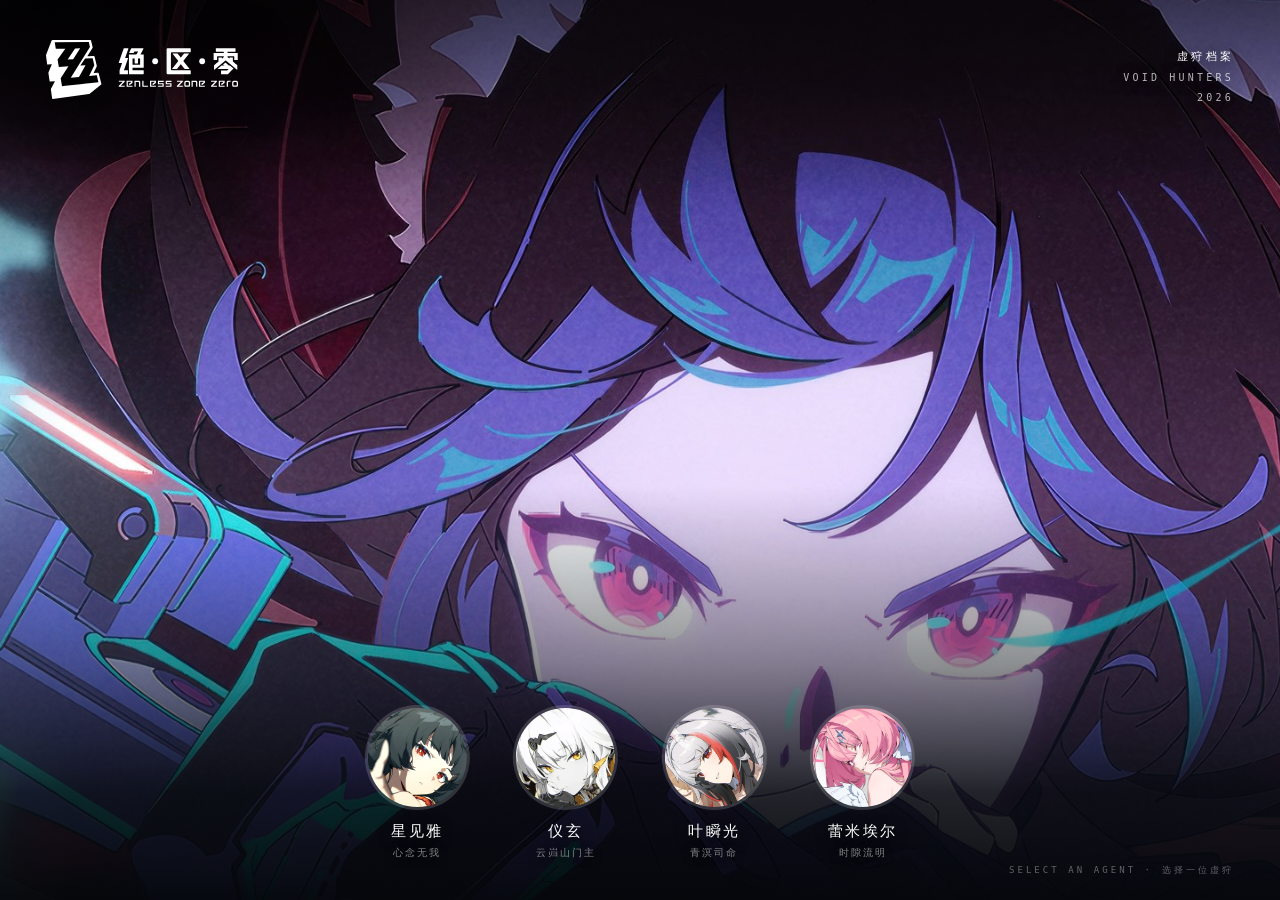
<file: index.html>
<!DOCTYPE html>
<html lang="zh-CN">
<head>
<meta charset="UTF-8">
<meta name="viewport" content="width=device-width,initial-scale=1">
<title>虚狩 · VOID HUNTERS | 绝区零同人站</title>
<meta name="description" content="《绝区零》四位虚狩：星见雅、仪玄、叶瞬光、蕾米埃尔·丹。">
<link rel="icon" href="data:image/svg+xml,%3Csvg xmlns='http://www.w3.org/2000/svg' viewBox='0 0 32 32'%3E%3Crect width='32' height='32' fill='%230a0b0e'/%3E%3Ctext x='16' y='23' font-size='19' text-anchor='middle' fill='%23ffffff' font-family='serif'%3E狩%3C/text%3E%3C/svg%3E">
<link rel="stylesheet" href="css/style.css">
</head>
<body>

<main class="cover">
  <img class="cover__bg" src="assets/img/cover/cover-miyabi.jpg" alt="星见雅 · 虚狩诞生之日">
  <div class="cover__shade"></div>

  <a class="cover__logo" href="index.html" aria-label="绝区零">
    <img src="assets/brand/zzz-logo.svg" alt="ZENLESS ZONE ZERO">
  </a>

  <div class="cover__meta">
    <b>虚狩档案</b>
    VOID HUNTERS<br>2026
  </div>

  <nav class="agents" aria-label="四位虚狩">
    <a class="agent" href="miyabi.html" style="--c:#5fe3d8">
      <span class="agent__frame"><img src="assets/img/avatar/miyabi.webp" alt="星见雅"></span>
      <span class="agent__name">星见雅</span>
      <span class="agent__title">心念无我</span>
    </a>
    <a class="agent" href="yixuan.html" style="--c:#f2b544">
      <span class="agent__frame"><img src="assets/img/avatar/yixuan.webp" alt="仪玄"></span>
      <span class="agent__name">仪玄</span>
      <span class="agent__title">云岿山门主</span>
    </a>
    <a class="agent" href="yeshunguang.html" style="--c:#ff5f6d">
      <span class="agent__frame"><img src="assets/img/avatar/yeshunguang.webp" alt="叶瞬光"></span>
      <span class="agent__name">叶瞬光</span>
      <span class="agent__title">青溟司命</span>
    </a>
    <a class="agent" href="remielle.html" style="--c:#ff8fc7">
      <span class="agent__frame"><img src="assets/img/avatar/remielle.webp" alt="蕾米埃尔·丹"></span>
      <span class="agent__name">蕾米埃尔</span>
      <span class="agent__title">时隙流明</span>
    </a>
  </nav>

  <p class="cover__hint">SELECT AN AGENT · 选择一位虚狩</p>
</main>

</body>
</html>
</file>
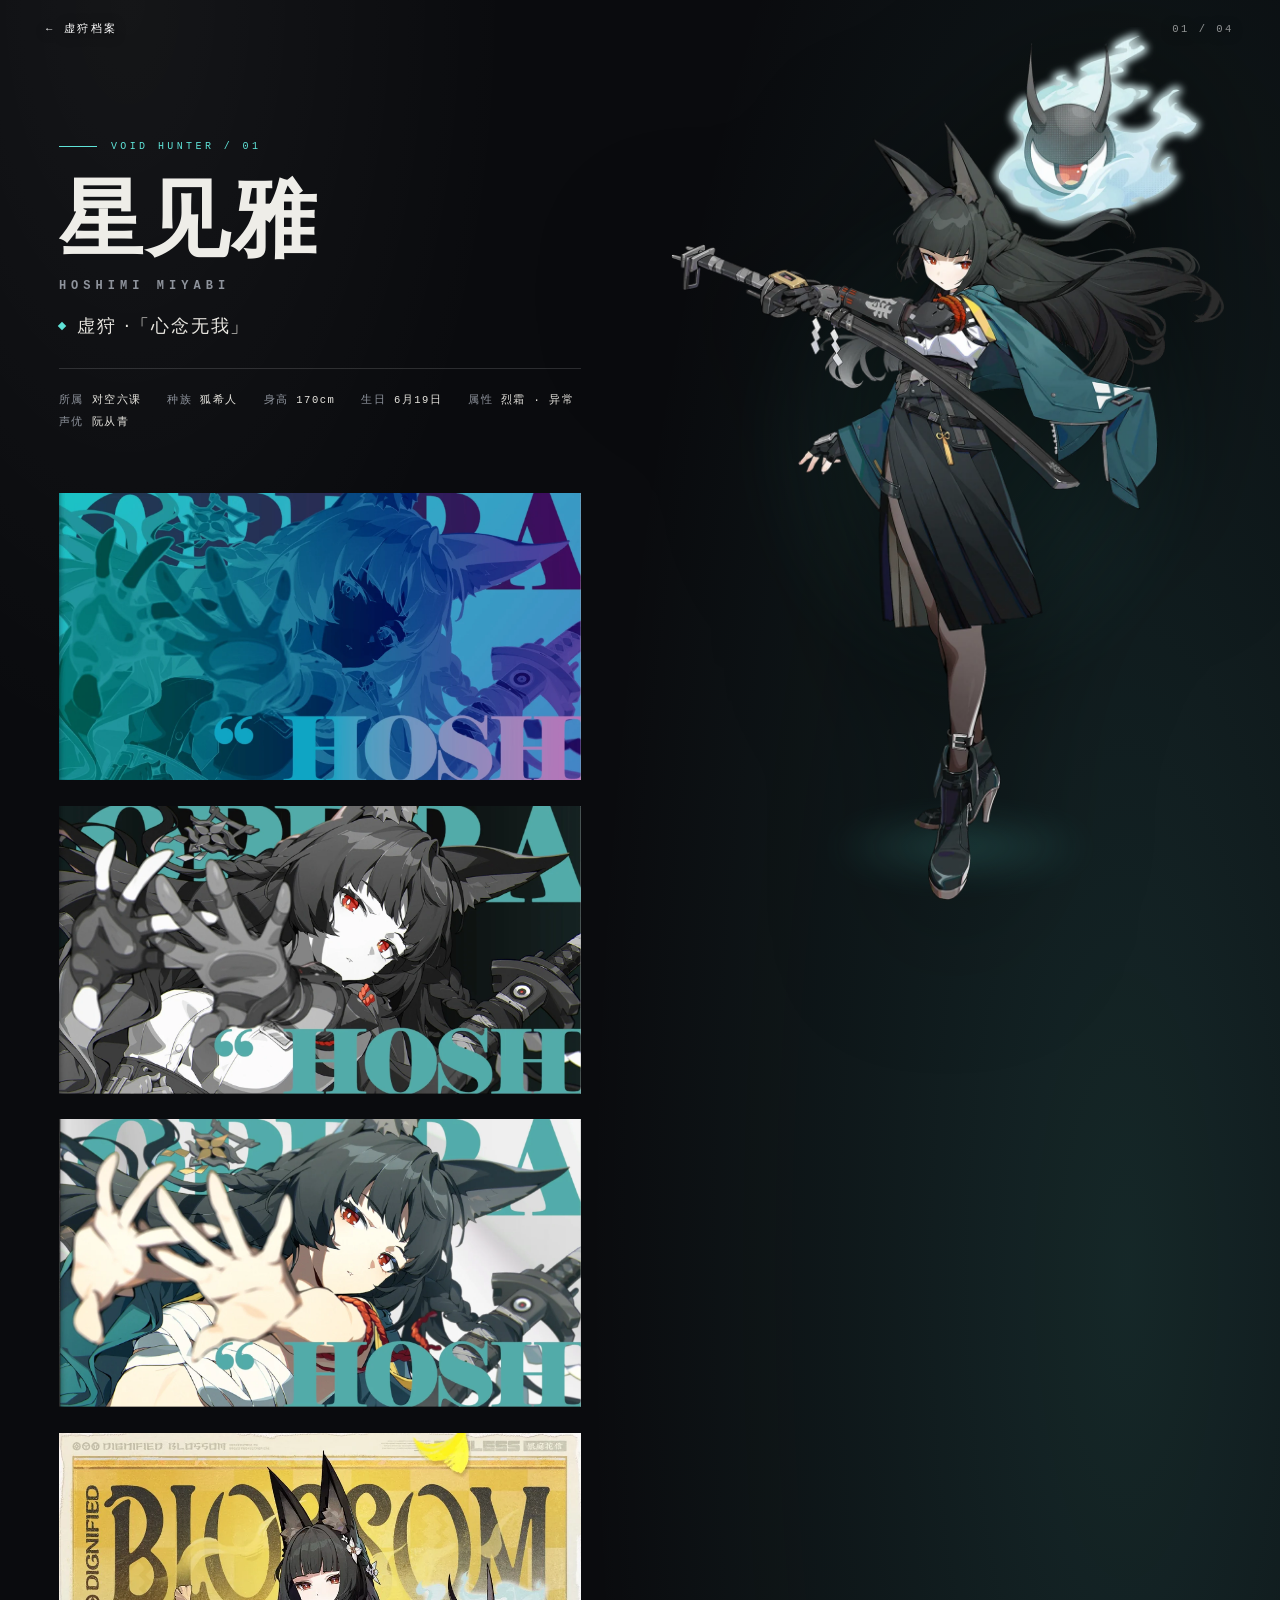
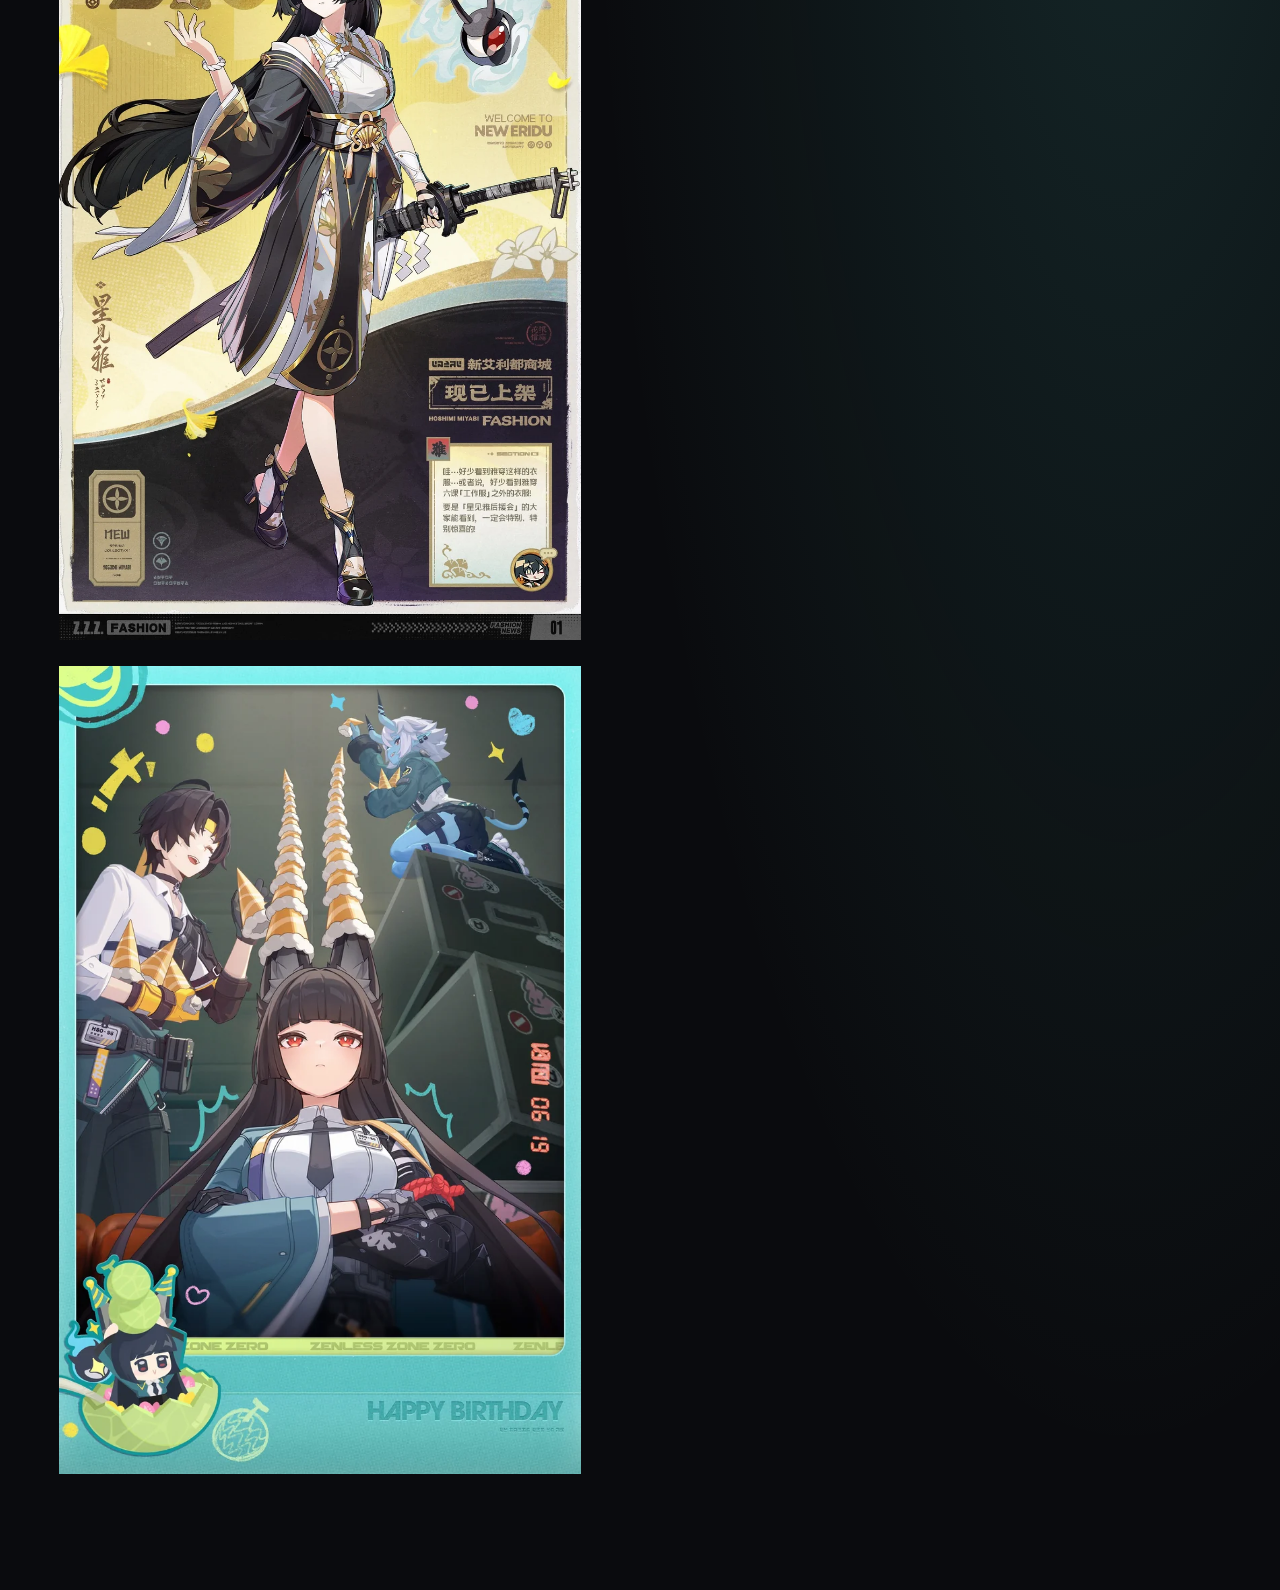
<file: miyabi.html>
<!DOCTYPE html>
<html lang="zh-CN">
<head>
<meta charset="UTF-8">
<meta name="viewport" content="width=device-width,initial-scale=1">
<title>星见雅 · 心念无我 | 虚狩 VOID HUNTERS</title>
<meta name="description" content="《绝区零》虚狩 星见雅：立绘、意象影画与时装插画。">
<link rel="icon" href="data:image/svg+xml,%3Csvg xmlns='http://www.w3.org/2000/svg' viewBox='0 0 32 32'%3E%3Crect width='32' height='32' fill='%230a0b0e'/%3E%3Ctext x='16' y='23' font-size='19' text-anchor='middle' fill='%23ffffff' font-family='serif'%3E狩%3C/text%3E%3C/svg%3E">
<link rel="stylesheet" href="css/style.css">
</head>
<body class="page-body" data-char="miyabi">

<header class="bar">
  <a href="index.html">← 虚狩档案</a>
  <span class="bar__idx">01 / 04</span>
</header>

<main class="page">
  <section class="info">
    <p class="kicker">VOID HUNTER / 01</p>
    <h1 class="name">星见雅<em>HOSHIMI MIYABI</em></h1>
    <p class="title">虚狩 ·「心念无我」</p>
    <dl class="facts"><span>所属 <b>对空六课</b></span><span>种族 <b>狐希人</b></span><span>身高 <b>170cm</b></span><span>生日 <b>6月19日</b></span><span>属性 <b>烈霜 · 异常</b></span><span>声优 <b>阮从青</b></span></dl>

    <div class="gallery">
      <figure class="shot">
        <img src="assets/img/miyabi/art-1.webp" alt="星见雅 意象影画 01" loading="lazy">
        <figcaption>意象影画 01</figcaption>
      </figure>
      <figure class="shot">
        <img src="assets/img/miyabi/art-2.webp" alt="星见雅 意象影画 02" loading="lazy">
        <figcaption>意象影画 02</figcaption>
      </figure>
      <figure class="shot">
        <img src="assets/img/miyabi/art-3.webp" alt="星见雅 意象影画 03" loading="lazy">
        <figcaption>意象影画 03</figcaption>
      </figure>
      <figure class="shot">
        <img src="assets/img/miyabi/alt-1.webp" alt="星见雅 时装 · 银庭花信" loading="lazy">
        <figcaption>时装 · 银庭花信</figcaption>
      </figure>
      <figure class="shot">
        <img src="assets/img/miyabi/alt-2.webp" alt="星见雅 生日贺图 2026" loading="lazy">
        <figcaption>生日贺图 2026</figcaption>
      </figure>
    </div>
  </section>

  <aside class="portrait">
    <img src="assets/img/miyabi/stand.webp" alt="星见雅 立绘">
  </aside>
</main>

</body>
</html>
</file>
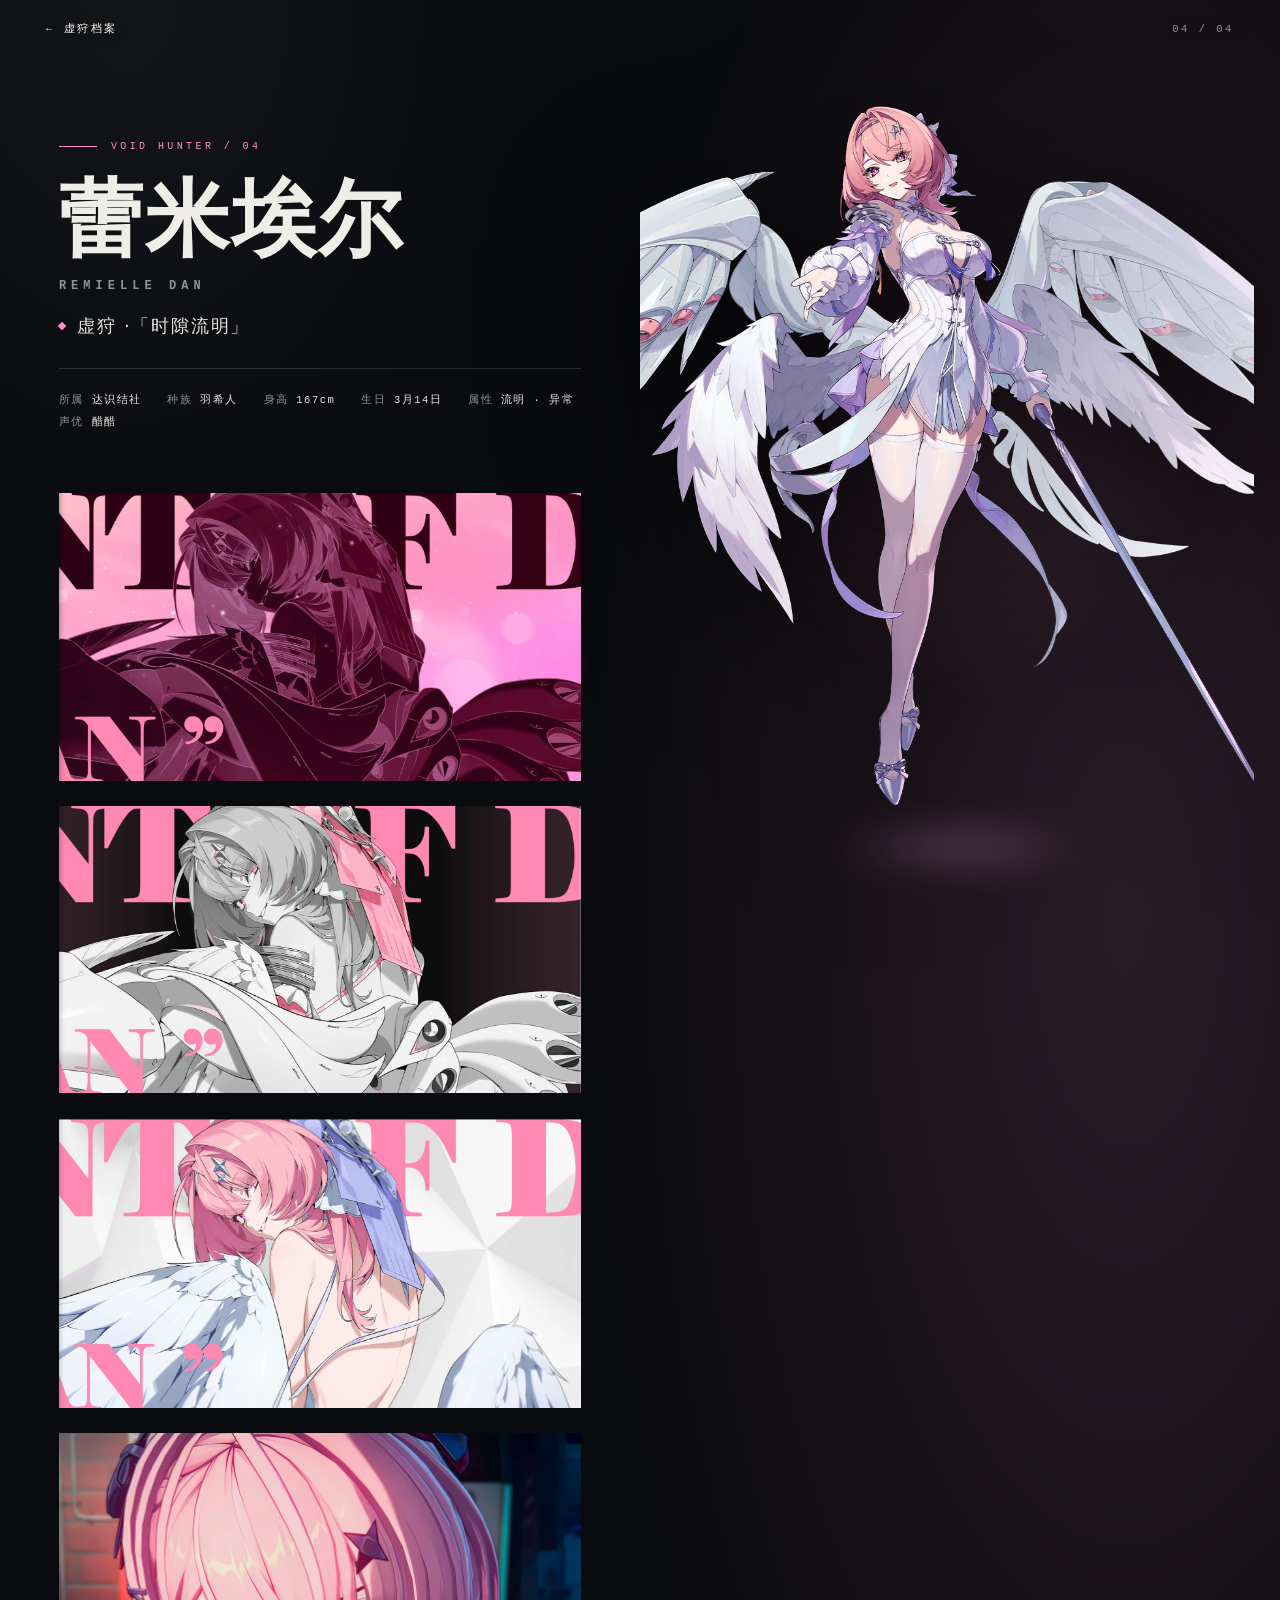
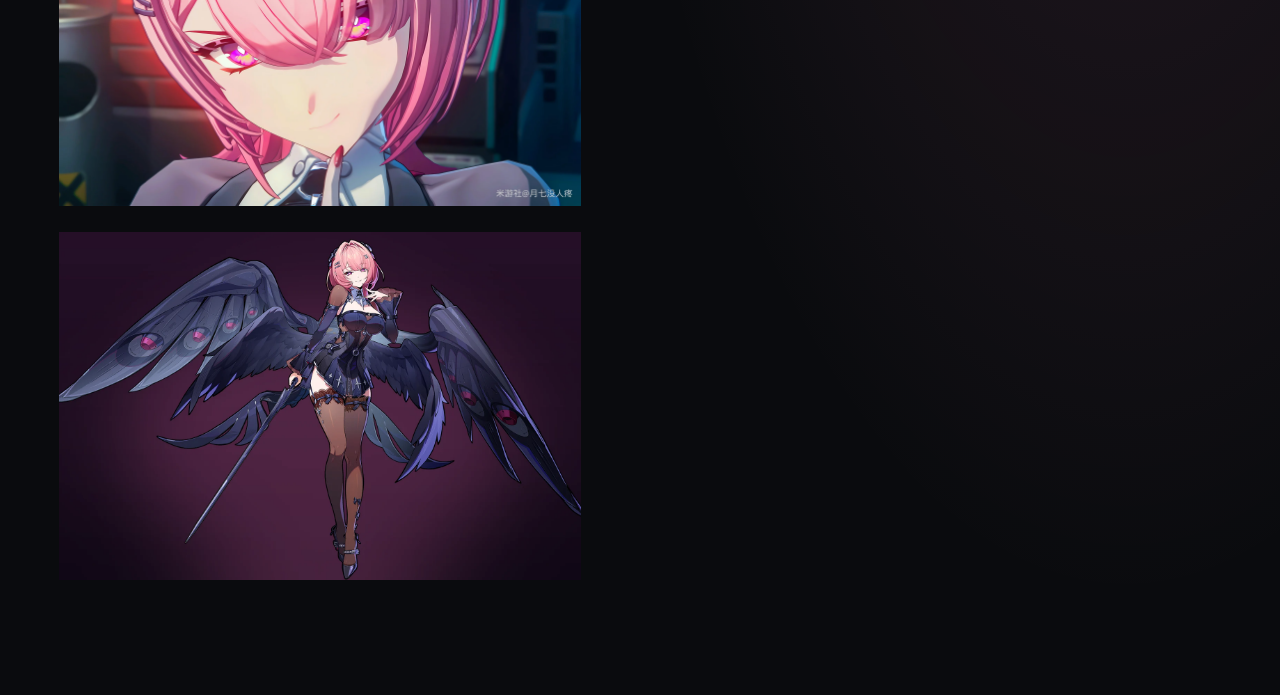
<file: remielle.html>
<!DOCTYPE html>
<html lang="zh-CN">
<head>
<meta charset="UTF-8">
<meta name="viewport" content="width=device-width,initial-scale=1">
<title>蕾米埃尔 · 时隙流明 | 虚狩 VOID HUNTERS</title>
<meta name="description" content="《绝区零》虚狩 蕾米埃尔：立绘、意象影画与时装插画。">
<link rel="icon" href="data:image/svg+xml,%3Csvg xmlns='http://www.w3.org/2000/svg' viewBox='0 0 32 32'%3E%3Crect width='32' height='32' fill='%230a0b0e'/%3E%3Ctext x='16' y='23' font-size='19' text-anchor='middle' fill='%23ffffff' font-family='serif'%3E狩%3C/text%3E%3C/svg%3E">
<link rel="stylesheet" href="css/style.css">
</head>
<body class="page-body" data-char="remielle">

<header class="bar">
  <a href="index.html">← 虚狩档案</a>
  <span class="bar__idx">04 / 04</span>
</header>

<main class="page">
  <section class="info">
    <p class="kicker">VOID HUNTER / 04</p>
    <h1 class="name">蕾米埃尔<em>REMIELLE DAN</em></h1>
    <p class="title">虚狩 ·「时隙流明」</p>
    <dl class="facts"><span>所属 <b>达识结社</b></span><span>种族 <b>羽希人</b></span><span>身高 <b>167cm</b></span><span>生日 <b>3月14日</b></span><span>属性 <b>流明 · 异常</b></span><span>声优 <b>醋醋</b></span></dl>

    <div class="gallery">
      <figure class="shot">
        <img src="assets/img/remielle/art-1.webp" alt="蕾米埃尔 意象影画 01" loading="lazy">
        <figcaption>意象影画 01</figcaption>
      </figure>
      <figure class="shot">
        <img src="assets/img/remielle/art-2.webp" alt="蕾米埃尔 意象影画 02" loading="lazy">
        <figcaption>意象影画 02</figcaption>
      </figure>
      <figure class="shot">
        <img src="assets/img/remielle/art-3.webp" alt="蕾米埃尔 意象影画 03" loading="lazy">
        <figcaption>意象影画 03</figcaption>
      </figure>
      <figure class="shot">
        <img src="assets/img/remielle/alt-1.webp" alt="蕾米埃尔 官方插画 · 版本 PV" loading="lazy">
        <figcaption>官方插画 · 版本 PV</figcaption>
      </figure>
      <figure class="shot">
        <img src="assets/img/remielle/alt-2.webp" alt="蕾米埃尔 插画 · 月夜密语" loading="lazy">
        <figcaption>插画 · 月夜密语</figcaption>
      </figure>
    </div>
  </section>

  <aside class="portrait">
    <img src="assets/img/remielle/stand.webp" alt="蕾米埃尔 立绘">
  </aside>
</main>

</body>
</html>
</file>
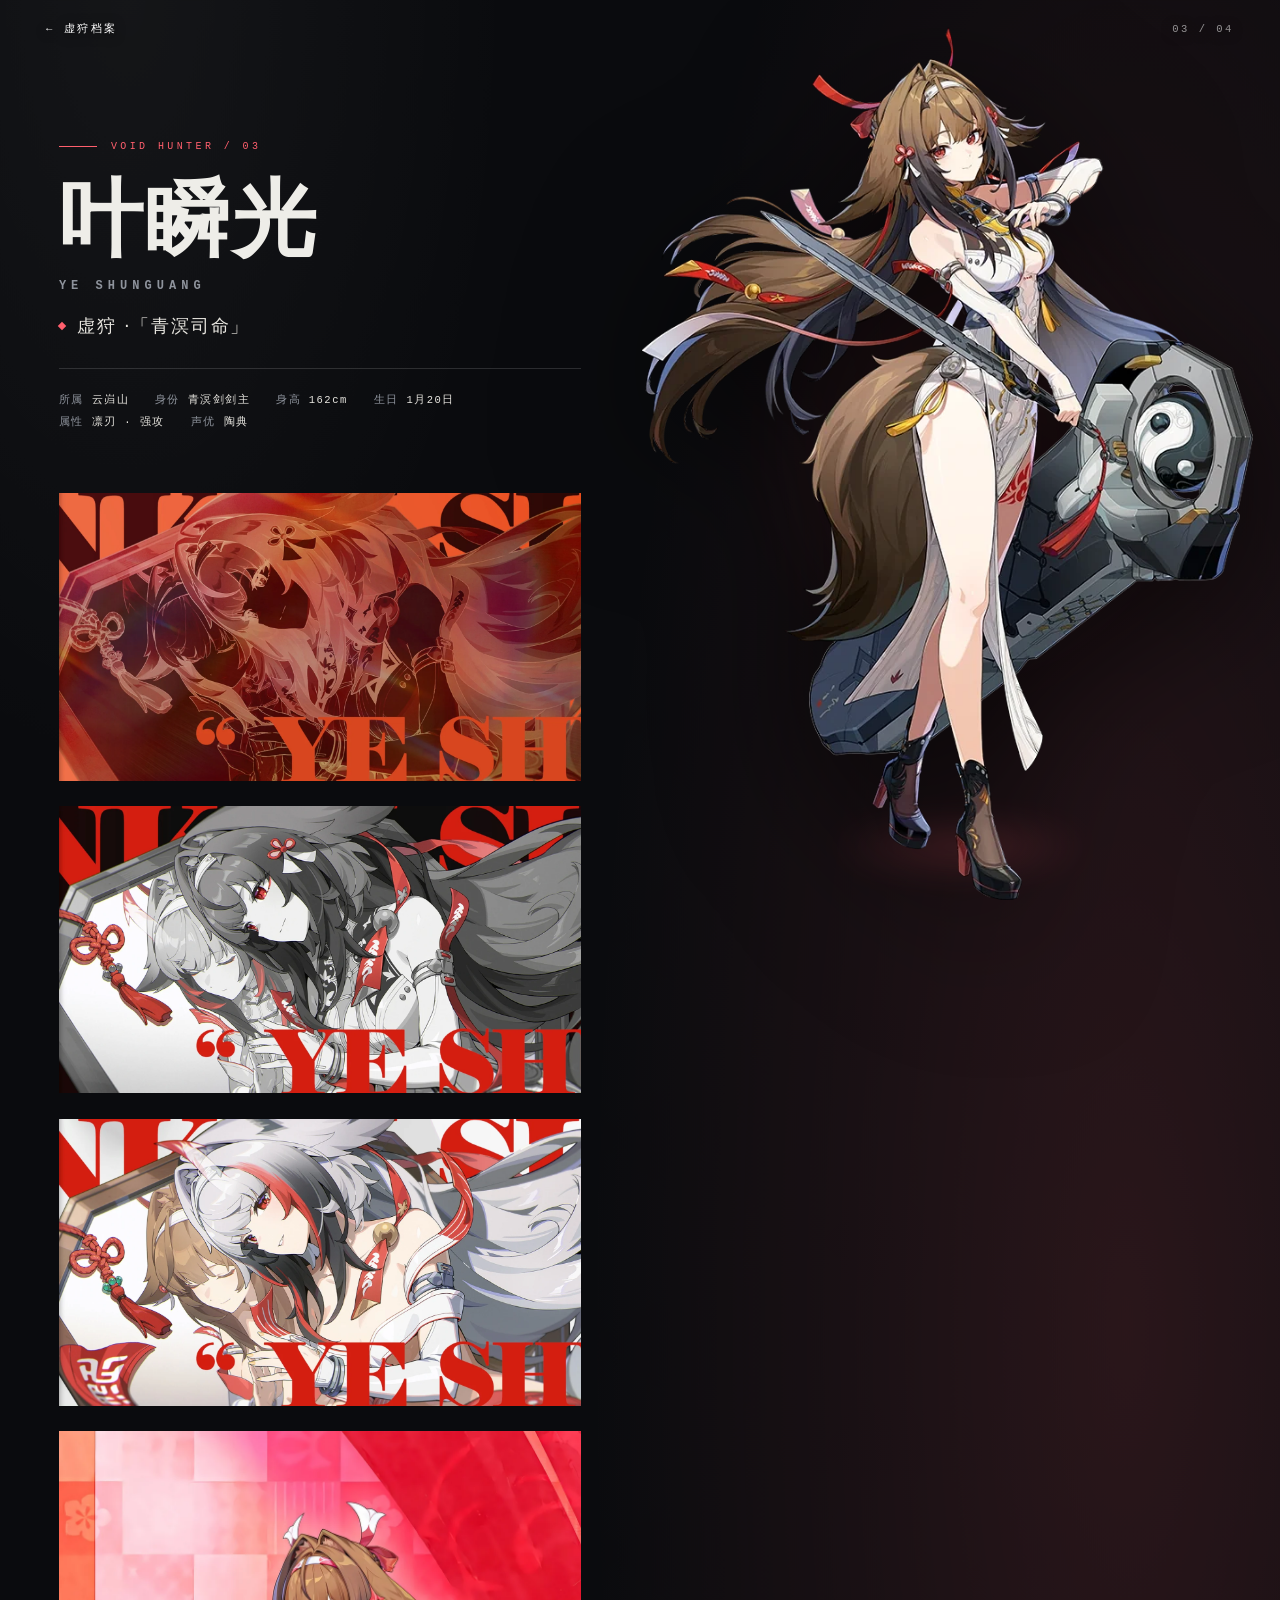
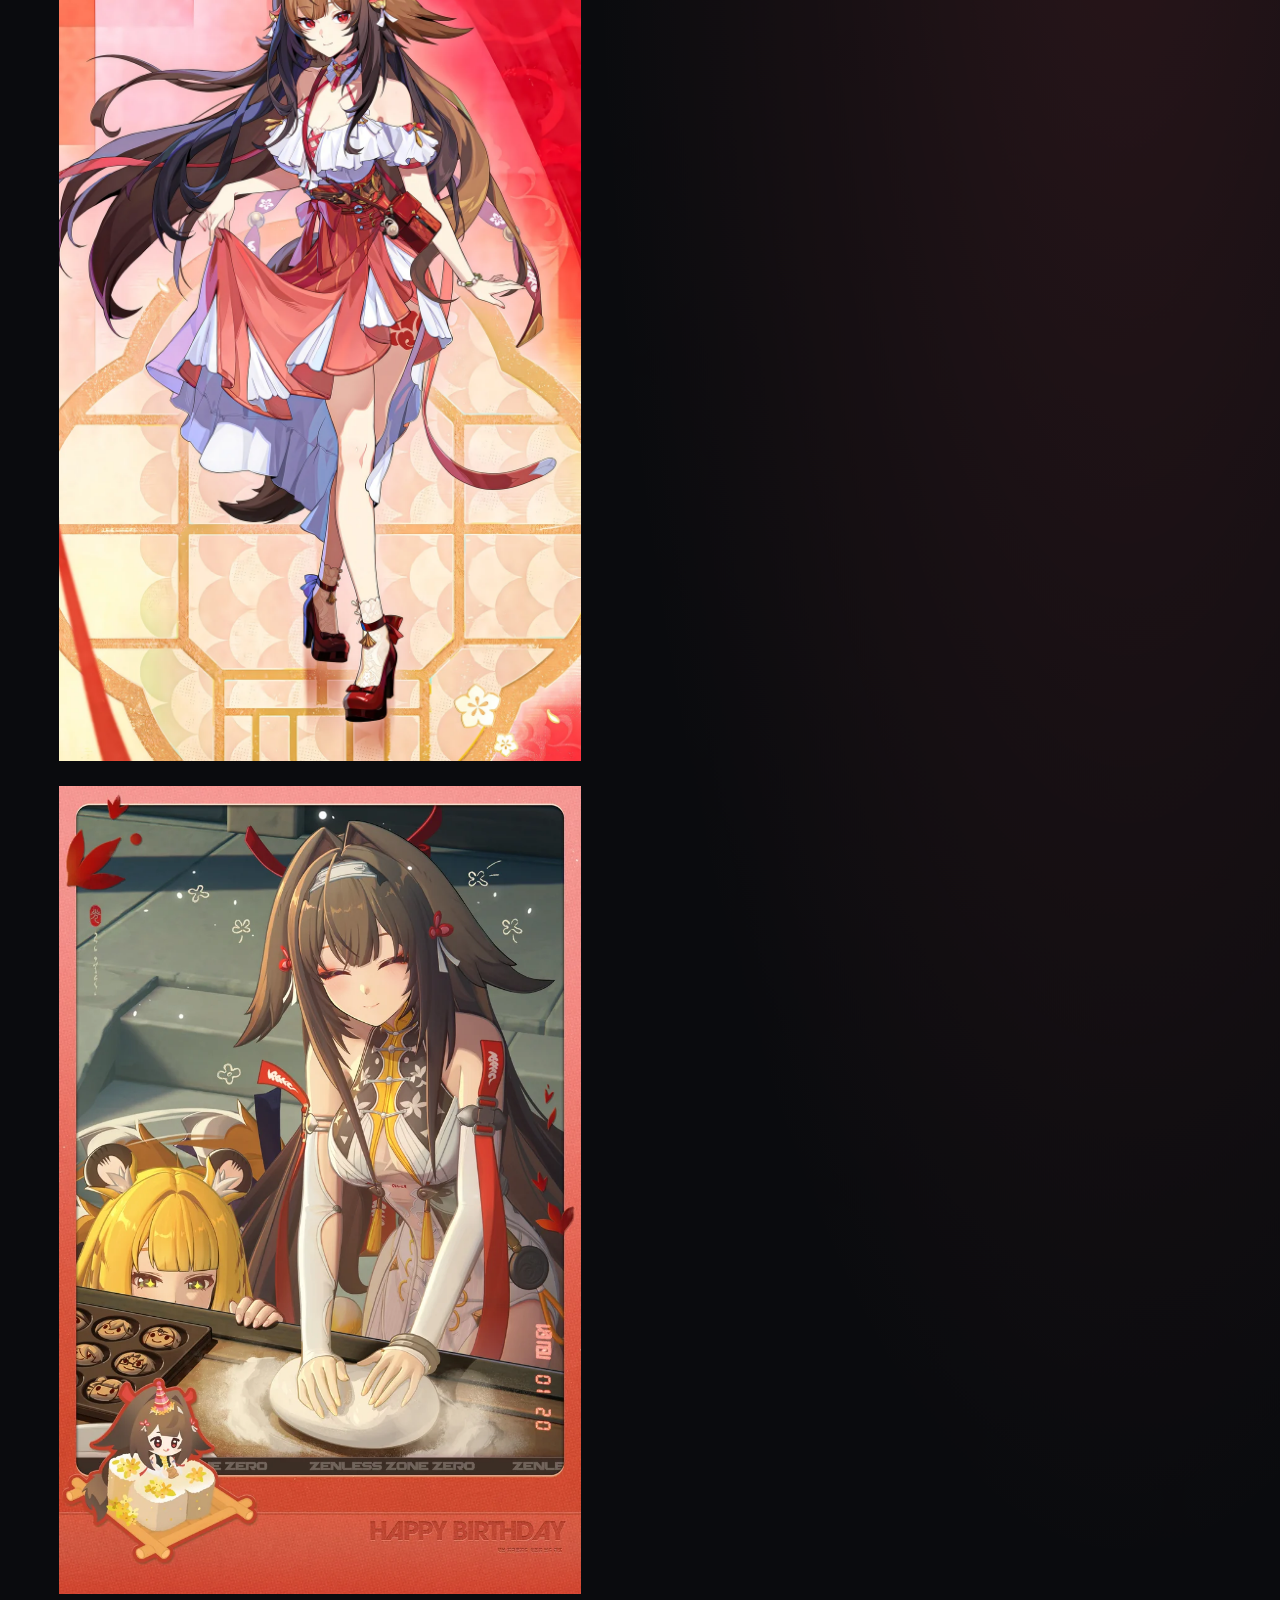
<file: yeshunguang.html>
<!DOCTYPE html>
<html lang="zh-CN">
<head>
<meta charset="UTF-8">
<meta name="viewport" content="width=device-width,initial-scale=1">
<title>叶瞬光 · 青溟司命 | 虚狩 VOID HUNTERS</title>
<meta name="description" content="《绝区零》虚狩 叶瞬光：立绘、意象影画与时装插画。">
<link rel="icon" href="data:image/svg+xml,%3Csvg xmlns='http://www.w3.org/2000/svg' viewBox='0 0 32 32'%3E%3Crect width='32' height='32' fill='%230a0b0e'/%3E%3Ctext x='16' y='23' font-size='19' text-anchor='middle' fill='%23ffffff' font-family='serif'%3E狩%3C/text%3E%3C/svg%3E">
<link rel="stylesheet" href="css/style.css">
</head>
<body class="page-body" data-char="yeshunguang">

<header class="bar">
  <a href="index.html">← 虚狩档案</a>
  <span class="bar__idx">03 / 04</span>
</header>

<main class="page">
  <section class="info">
    <p class="kicker">VOID HUNTER / 03</p>
    <h1 class="name">叶瞬光<em>YE SHUNGUANG</em></h1>
    <p class="title">虚狩 ·「青溟司命」</p>
    <dl class="facts"><span>所属 <b>云岿山</b></span><span>身份 <b>青溟剑剑主</b></span><span>身高 <b>162cm</b></span><span>生日 <b>1月20日</b></span><span>属性 <b>凛刃 · 强攻</b></span><span>声优 <b>陶典</b></span></dl>

    <div class="gallery">
      <figure class="shot">
        <img src="assets/img/yeshunguang/art-1.webp" alt="叶瞬光 意象影画 01" loading="lazy">
        <figcaption>意象影画 01</figcaption>
      </figure>
      <figure class="shot">
        <img src="assets/img/yeshunguang/art-2.webp" alt="叶瞬光 意象影画 02" loading="lazy">
        <figcaption>意象影画 02</figcaption>
      </figure>
      <figure class="shot">
        <img src="assets/img/yeshunguang/art-3.webp" alt="叶瞬光 意象影画 03" loading="lazy">
        <figcaption>意象影画 03</figcaption>
      </figure>
      <figure class="shot">
        <img src="assets/img/yeshunguang/alt-1.webp" alt="叶瞬光 官方插画 · 竖版" loading="lazy">
        <figcaption>官方插画 · 竖版</figcaption>
      </figure>
      <figure class="shot">
        <img src="assets/img/yeshunguang/alt-2.webp" alt="叶瞬光 生日贺图 2026" loading="lazy">
        <figcaption>生日贺图 2026</figcaption>
      </figure>
    </div>
  </section>

  <aside class="portrait">
    <img src="assets/img/yeshunguang/stand.webp" alt="叶瞬光 立绘">
  </aside>
</main>

</body>
</html>
</file>
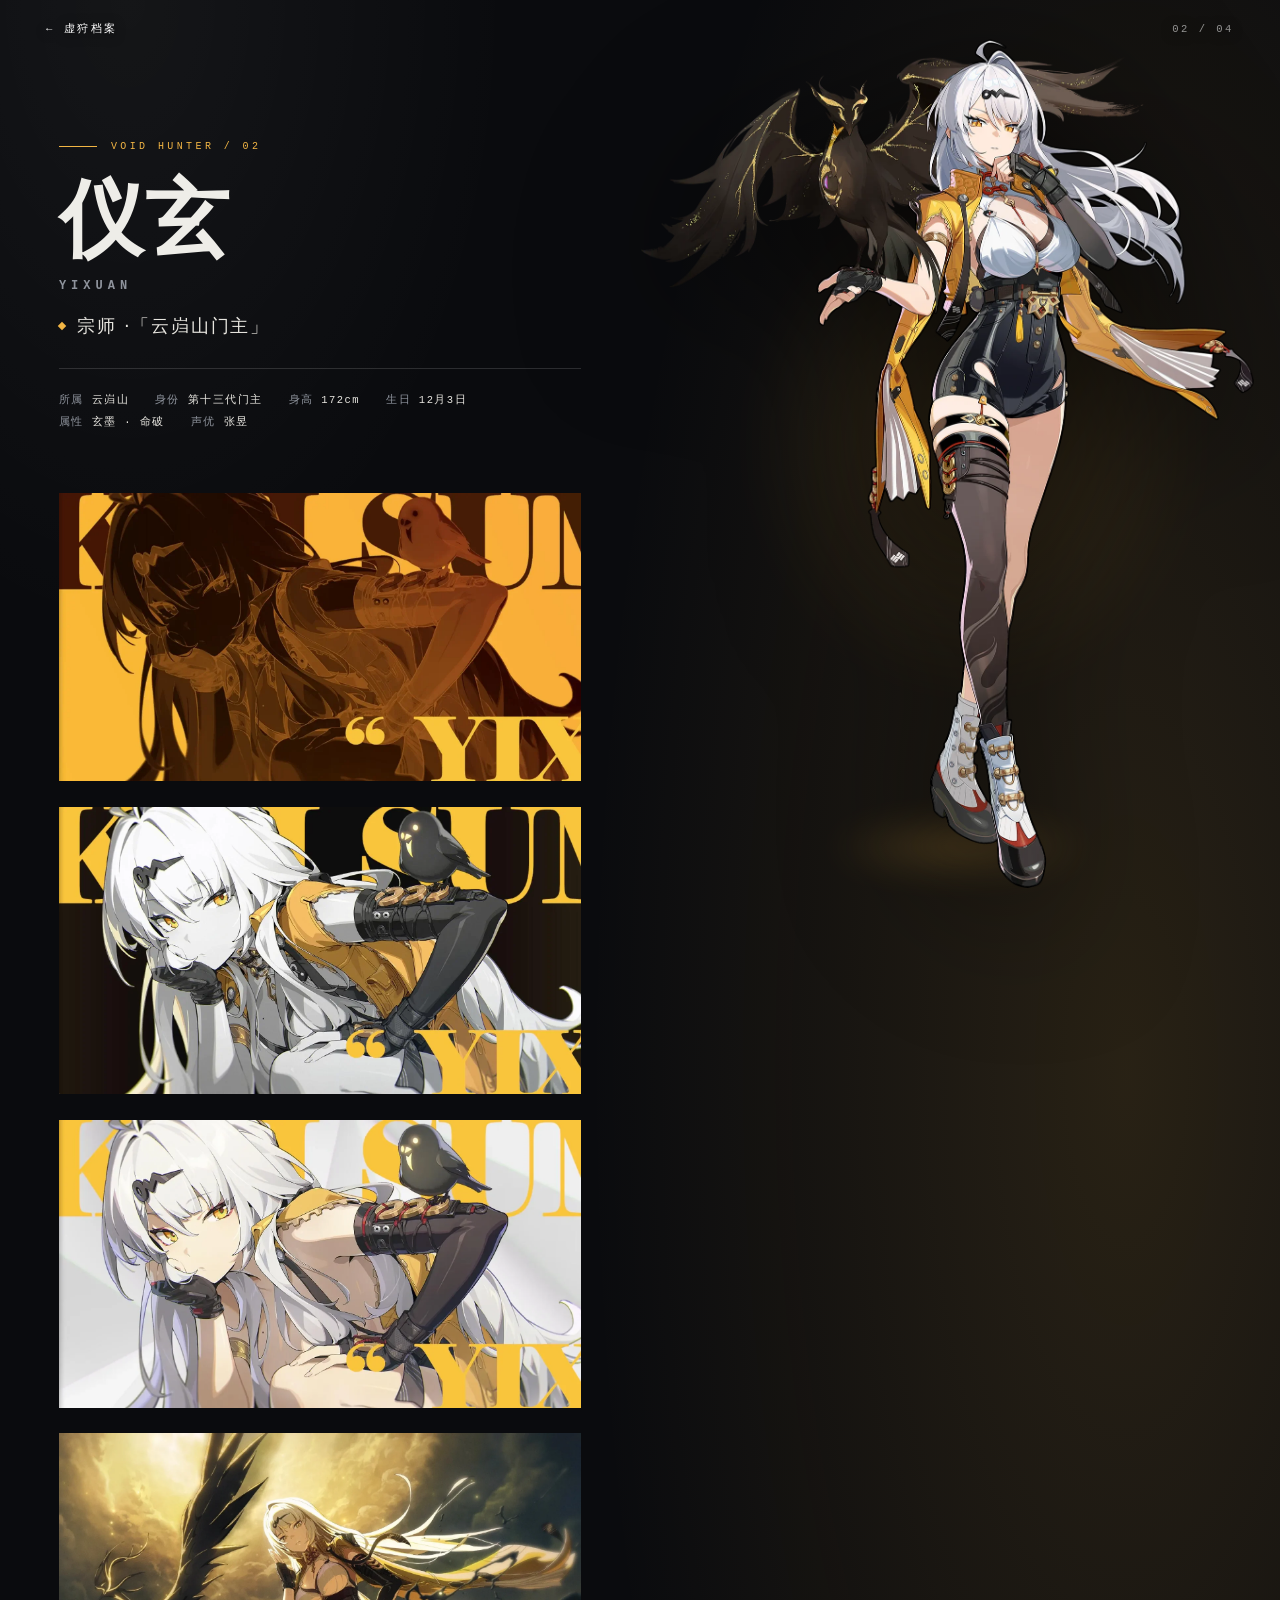
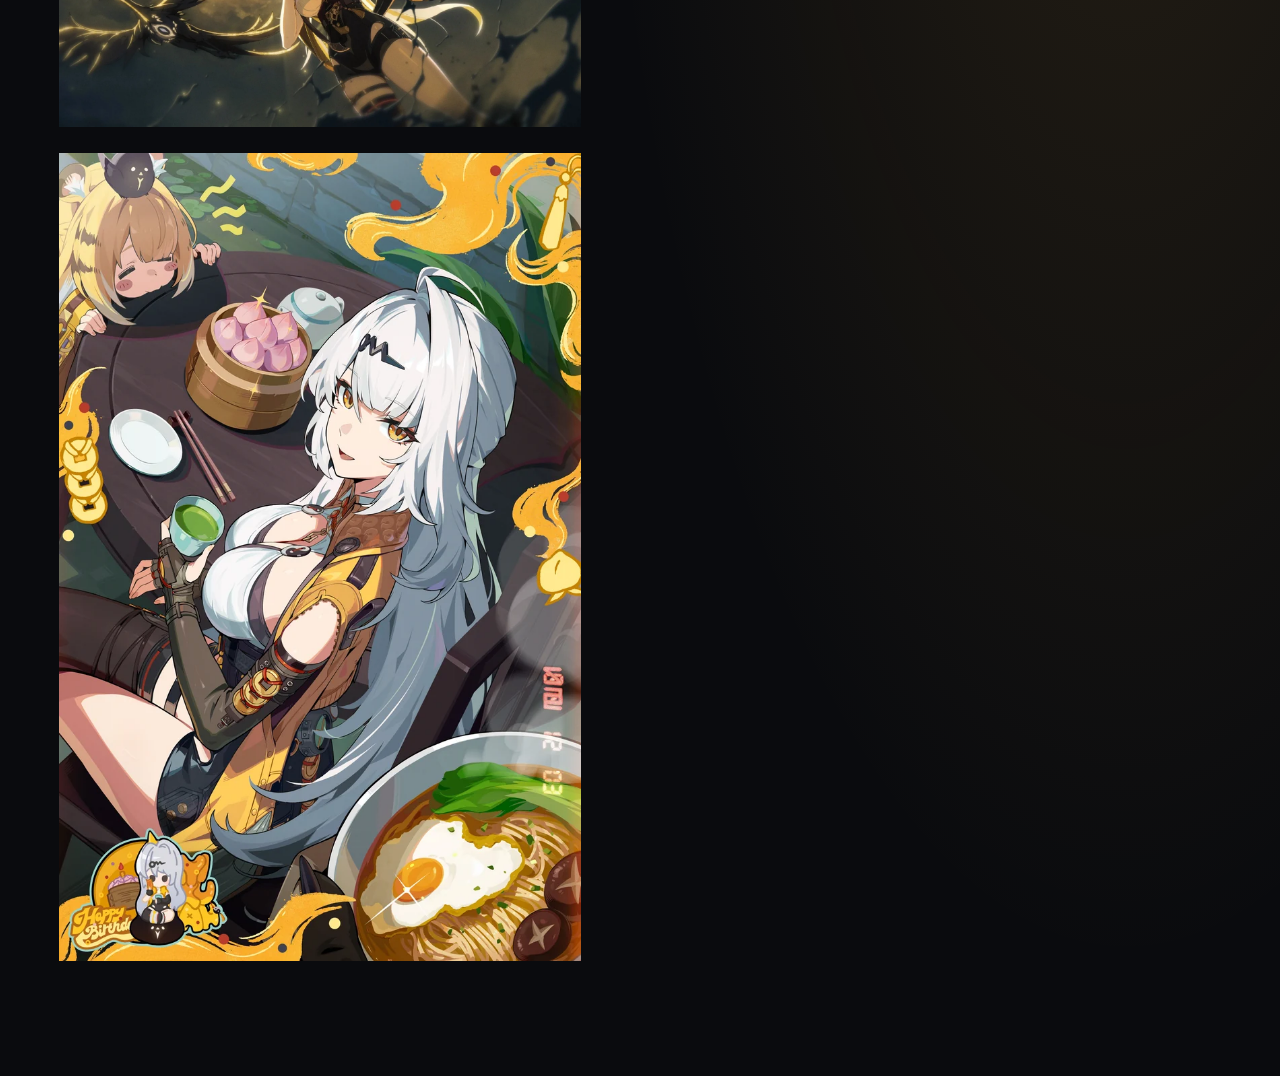
<file: yixuan.html>
<!DOCTYPE html>
<html lang="zh-CN">
<head>
<meta charset="UTF-8">
<meta name="viewport" content="width=device-width,initial-scale=1">
<title>仪玄 · 云岿山门主 | 虚狩 VOID HUNTERS</title>
<meta name="description" content="《绝区零》虚狩 仪玄：立绘、意象影画与时装插画。">
<link rel="icon" href="data:image/svg+xml,%3Csvg xmlns='http://www.w3.org/2000/svg' viewBox='0 0 32 32'%3E%3Crect width='32' height='32' fill='%230a0b0e'/%3E%3Ctext x='16' y='23' font-size='19' text-anchor='middle' fill='%23ffffff' font-family='serif'%3E狩%3C/text%3E%3C/svg%3E">
<link rel="stylesheet" href="css/style.css">
</head>
<body class="page-body" data-char="yixuan">

<header class="bar">
  <a href="index.html">← 虚狩档案</a>
  <span class="bar__idx">02 / 04</span>
</header>

<main class="page">
  <section class="info">
    <p class="kicker">VOID HUNTER / 02</p>
    <h1 class="name">仪玄<em>YIXUAN</em></h1>
    <p class="title">宗师 ·「云岿山门主」</p>
    <dl class="facts"><span>所属 <b>云岿山</b></span><span>身份 <b>第十三代门主</b></span><span>身高 <b>172cm</b></span><span>生日 <b>12月3日</b></span><span>属性 <b>玄墨 · 命破</b></span><span>声优 <b>张昱</b></span></dl>

    <div class="gallery">
      <figure class="shot">
        <img src="assets/img/yixuan/art-2.webp" alt="仪玄 意象影画 01" loading="lazy">
        <figcaption>意象影画 01</figcaption>
      </figure>
      <figure class="shot">
        <img src="assets/img/yixuan/art-1.webp" alt="仪玄 意象影画 02" loading="lazy">
        <figcaption>意象影画 02</figcaption>
      </figure>
      <figure class="shot">
        <img src="assets/img/yixuan/art-3.webp" alt="仪玄 意象影画 03" loading="lazy">
        <figcaption>意象影画 03</figcaption>
      </figure>
      <figure class="shot">
        <img src="assets/img/yixuan/alt-1.webp" alt="仪玄 官方插画 · 第二季 PV" loading="lazy">
        <figcaption>官方插画 · 第二季 PV</figcaption>
      </figure>
      <figure class="shot">
        <img src="assets/img/yixuan/alt-2.webp" alt="仪玄 生日贺图 2025" loading="lazy">
        <figcaption>生日贺图 2025</figcaption>
      </figure>
    </div>
  </section>

  <aside class="portrait">
    <img src="assets/img/yixuan/stand.webp" alt="仪玄 立绘">
  </aside>
</main>

</body>
</html>
</file>
<file: css/style.css>
/* =========================================================
   虚狩 · VOID HUNTERS
   ========================================================= */

:root{
  --bg:#0a0b0e;
  --fg:#eeede8;
  --dim:#8e939c;
  --dim2:#5b6069;
  --line:rgba(255,255,255,.14);
  --mono:"JetBrains Mono",Consolas,"SFMono-Regular",monospace;
  --sans:"PingFang SC","HarmonyOS Sans SC","Microsoft YaHei","Noto Sans SC",system-ui,sans-serif;
  --serif:"Songti SC","Source Han Serif SC","Noto Serif SC","SimSun",serif;
  --ease:cubic-bezier(.22,1,.36,1);
}

*{box-sizing:border-box}
html,body{margin:0;padding:0}
body{
  background:var(--bg);color:var(--fg);
  font-family:var(--sans);
  -webkit-font-smoothing:antialiased;
  overflow-x:hidden;
}
img{display:block;max-width:100%}
a{color:inherit;text-decoration:none}
h1,h2,p,dl,dd,figure{margin:0}
figure{padding:0}

/* =========================================================
   COVER (index)
   ========================================================= */
.cover{position:relative;width:100%;height:100svh;overflow:hidden;background:#05070a}

.cover__bg{
  position:absolute;inset:0;width:100%;height:100%;
  object-fit:cover;object-position:50% 34%;
  animation:drift 32s ease-in-out infinite alternate;
}
@keyframes drift{from{transform:scale(1.01)}to{transform:scale(1.07)}}

.cover__shade{
  position:absolute;inset:0;
  background:
    radial-gradient(52% 46% at 4% 0%,rgba(0,0,0,.72),transparent 70%),
    linear-gradient(to top,rgba(3,5,8,.97) 0%,rgba(3,5,8,.86) 12%,rgba(3,5,8,.45) 26%,rgba(3,5,8,0) 46%),
    linear-gradient(to bottom,rgba(3,5,8,.55),transparent 22%);
}

.cover__logo{
  position:absolute;top:clamp(20px,3.2vw,40px);left:clamp(20px,3.6vw,52px);
  width:clamp(150px,15vw,236px);
  filter:drop-shadow(0 6px 26px rgba(0,0,0,.65));
  z-index:3;
  transition:transform .5s var(--ease),opacity .4s;
}
.cover__logo img{width:100%;height:auto}
.cover__logo:hover{transform:translateY(-2px) scale(1.015)}

.cover__meta{
  position:absolute;top:clamp(24px,3.6vw,48px);right:clamp(20px,3.6vw,52px);
  text-align:right;z-index:3;
  font-family:var(--mono);font-size:10px;letter-spacing:.32em;color:rgba(255,255,255,.7);
  text-shadow:0 2px 14px rgba(0,0,0,.8);
  line-height:2;
}
.cover__meta b{display:block;font-weight:400;color:#fff;font-size:11px}

/* agent links */
.agents{
  position:absolute;left:50%;bottom:clamp(30px,4.4vh,52px);transform:translateX(-50%);
  display:flex;gap:clamp(18px,3.4vw,52px);z-index:4;
}
.agent{
  display:flex;flex-direction:column;align-items:center;gap:12px;
  transition:transform .5s var(--ease);
}
.agent__frame{
  position:relative;display:block;
  width:clamp(88px,8.2vw,128px);height:clamp(88px,8.2vw,128px);
  border-radius:50%;
  padding:3px;
  background:rgba(255,255,255,.16);
  transition:background .45s var(--ease),transform .5s var(--ease),box-shadow .5s var(--ease);
}
.agent__frame::after{
  content:"";position:absolute;inset:-7px;border-radius:50%;
  border:1px solid rgba(255,255,255,.22);
  opacity:0;transform:scale(.92);
  transition:opacity .45s var(--ease),transform .45s var(--ease),border-color .45s;
}
.agent__frame img{
  width:100%;height:100%;border-radius:50%;object-fit:cover;
  filter:saturate(1.05) brightness(1.01);
  transition:filter .45s var(--ease);
}
.agent__name{
  font-size:clamp(13px,1.15vw,16px);letter-spacing:.16em;color:#fff;
  text-shadow:0 2px 14px rgba(0,0,0,.9);
  transition:color .4s;
}
.agent__title{
  font-family:var(--mono);font-size:9.5px;letter-spacing:.2em;color:rgba(255,255,255,.5);
  margin-top:-6px;
  text-shadow:0 2px 10px rgba(0,0,0,.9);
}
.agent:hover{transform:translateY(-6px)}
.agent:hover .agent__frame{
  background:var(--c);transform:scale(1.04);
  box-shadow:0 0 0 1px var(--c),0 10px 40px -8px var(--c);
}
.agent:hover .agent__frame::after{opacity:1;transform:scale(1);border-color:var(--c)}
.agent:hover .agent__frame img{filter:saturate(1.15) brightness(1.06)}
.agent:hover .agent__name{color:var(--c)}

.cover__hint{
  position:absolute;right:clamp(20px,3.6vw,52px);bottom:clamp(18px,2.6vh,26px);
  font-family:var(--mono);font-size:9px;letter-spacing:.34em;
  color:rgba(255,255,255,.36);white-space:nowrap;z-index:4;
}

/* =========================================================
   CHARACTER PAGE
   ========================================================= */
body[data-char="miyabi"]{--c:#5fe3d8}
body[data-char="yixuan"]{--c:#f2b544}
body[data-char="yeshunguang"]{--c:#ff5f6d}
body[data-char="remielle"]{--c:#ff8fc7}

.page-body{
  background:
    radial-gradient(60% 80% at 88% 40%,color-mix(in srgb,var(--c) 13%,transparent),transparent 70%),
    radial-gradient(50% 40% at 10% 0%,rgba(255,255,255,.045),transparent 60%),
    var(--bg);
}

.bar{
  position:fixed;top:0;left:0;right:0;z-index:20;
  display:flex;align-items:center;justify-content:space-between;
  padding:clamp(14px,2vw,22px) clamp(18px,3.6vw,52px);
  font-family:var(--mono);font-size:10.5px;letter-spacing:.24em;
}
.bar a{color:#fff;transition:opacity .3s;text-shadow:0 2px 12px rgba(0,0,0,.8)}
.bar a:hover{opacity:.6}
.bar__idx{color:rgba(255,255,255,.55);text-shadow:0 2px 12px rgba(0,0,0,.8)}

.page{
  display:grid;grid-template-columns:minmax(0,1fr) minmax(0,1fr);
  align-items:start;
}

/* left column */
.info{
  padding:clamp(88px,11vw,150px) clamp(22px,4.6vw,80px) clamp(70px,9vw,130px);
  max-width:760px;
  margin-left:auto;
  position:relative;z-index:2;
}
.kicker{
  font-family:var(--mono);font-size:10px;letter-spacing:.34em;color:var(--c);
  display:flex;align-items:center;gap:14px;margin-bottom:26px;
}
.kicker::before{content:"";width:38px;height:1px;background:currentColor;display:block}

.name{
  font-family:var(--serif);font-weight:700;
  font-size:clamp(44px,6.6vw,92px);line-height:1;letter-spacing:.03em;
}
.name em{
  display:block;font-style:normal;font-family:var(--mono);
  font-size:clamp(10px,.95vw,12px);letter-spacing:.42em;color:var(--dim);
  margin-top:18px;
}
.title{
  margin-top:22px;font-size:clamp(15px,1.4vw,19px);letter-spacing:.1em;color:#e7e5df;
  display:flex;align-items:center;gap:12px;
}
.title::before{content:"";width:6px;height:6px;background:var(--c);transform:rotate(45deg)}
.facts{
  display:flex;flex-wrap:wrap;gap:8px 26px;margin-top:30px;padding-top:24px;
  border-top:1px solid var(--line);
  font-family:var(--mono);font-size:10.5px;letter-spacing:.14em;color:var(--dim);
}
.facts b{color:#e9e7e1;font-weight:400}

.gallery{margin-top:clamp(44px,5vw,72px);display:flex;flex-direction:column;gap:clamp(16px,2vw,26px)}
.shot{position:relative;overflow:hidden;background:#12141a}
.shot img{width:100%;height:auto;transition:transform 1.1s var(--ease),filter .8s}
.shot:hover img{transform:scale(1.035)}
.shot figcaption{
  position:absolute;left:0;bottom:0;right:0;
  padding:34px 16px 12px;
  font-family:var(--mono);font-size:9.5px;letter-spacing:.22em;color:rgba(255,255,255,.85);
  background:linear-gradient(to top,rgba(0,0,0,.75),transparent);
  opacity:0;transform:translateY(4px);transition:.5s var(--ease);
}
.shot:hover figcaption{opacity:1;transform:none}

/* right column — big 立绘 */
.portrait{
  position:sticky;top:0;height:100svh;
  display:flex;align-items:flex-end;justify-content:center;
  padding:0 clamp(10px,2vw,40px) 0 0;
  pointer-events:none;
}
.portrait img{
  height:min(97svh,1100px);width:auto;max-width:100%;object-fit:contain;
  filter:drop-shadow(0 30px 70px rgba(0,0,0,.65));
  transform-origin:50% 100%;
  animation:breathe 9s ease-in-out infinite;
}
@keyframes breathe{0%,100%{transform:translateY(0) scale(1)}50%{transform:translateY(-10px) scale(1.006)}}
.portrait::after{
  content:"";position:absolute;bottom:2%;left:50%;transform:translateX(-50%);
  width:58%;height:70px;border-radius:50%;
  background:radial-gradient(50% 50% at 50% 50%,color-mix(in srgb,var(--c) 34%,transparent),transparent 72%);
  filter:blur(18px);z-index:-1;
}

/* stage light behind the portrait */
.portrait::before{
  content:"";position:absolute;inset:6% -4% 0 -4%;z-index:-1;
  background:radial-gradient(46% 42% at 52% 46%,color-mix(in srgb,var(--c) 16%,transparent),transparent 72%);
  filter:blur(30px);
}

/* =========================================================
   RESPONSIVE
   ========================================================= */
@media (max-width:900px){
  .page{grid-template-columns:1fr}
  .portrait{
    position:relative;height:auto;order:-1;
    padding:clamp(70px,12vw,110px) 5vw 0;
  }
  .portrait img{height:min(62svh,560px)}
  .info{max-width:none;margin:0;padding-top:clamp(30px,6vw,50px)}
  .agents{gap:14px;bottom:clamp(34px,5vh,56px)}
  .agent__frame{width:74px;height:74px}
  .agent__title{display:none}
  .agent__name{font-size:12px;letter-spacing:.08em}
  .cover__meta{display:none}
  .cover__bg{object-position:64% 34%}
  .cover__hint{font-size:8px;letter-spacing:.26em;bottom:14px}
}
@media (max-width:560px){
  .agents{gap:10px}
  .agent__frame{width:60px;height:60px}
  .agent__name{font-size:11px}
  .facts{gap:6px 16px;font-size:9.5px}
}

@media (prefers-reduced-motion:reduce){
  *{animation:none!important;transition-duration:.01ms!important}
}
</file>
